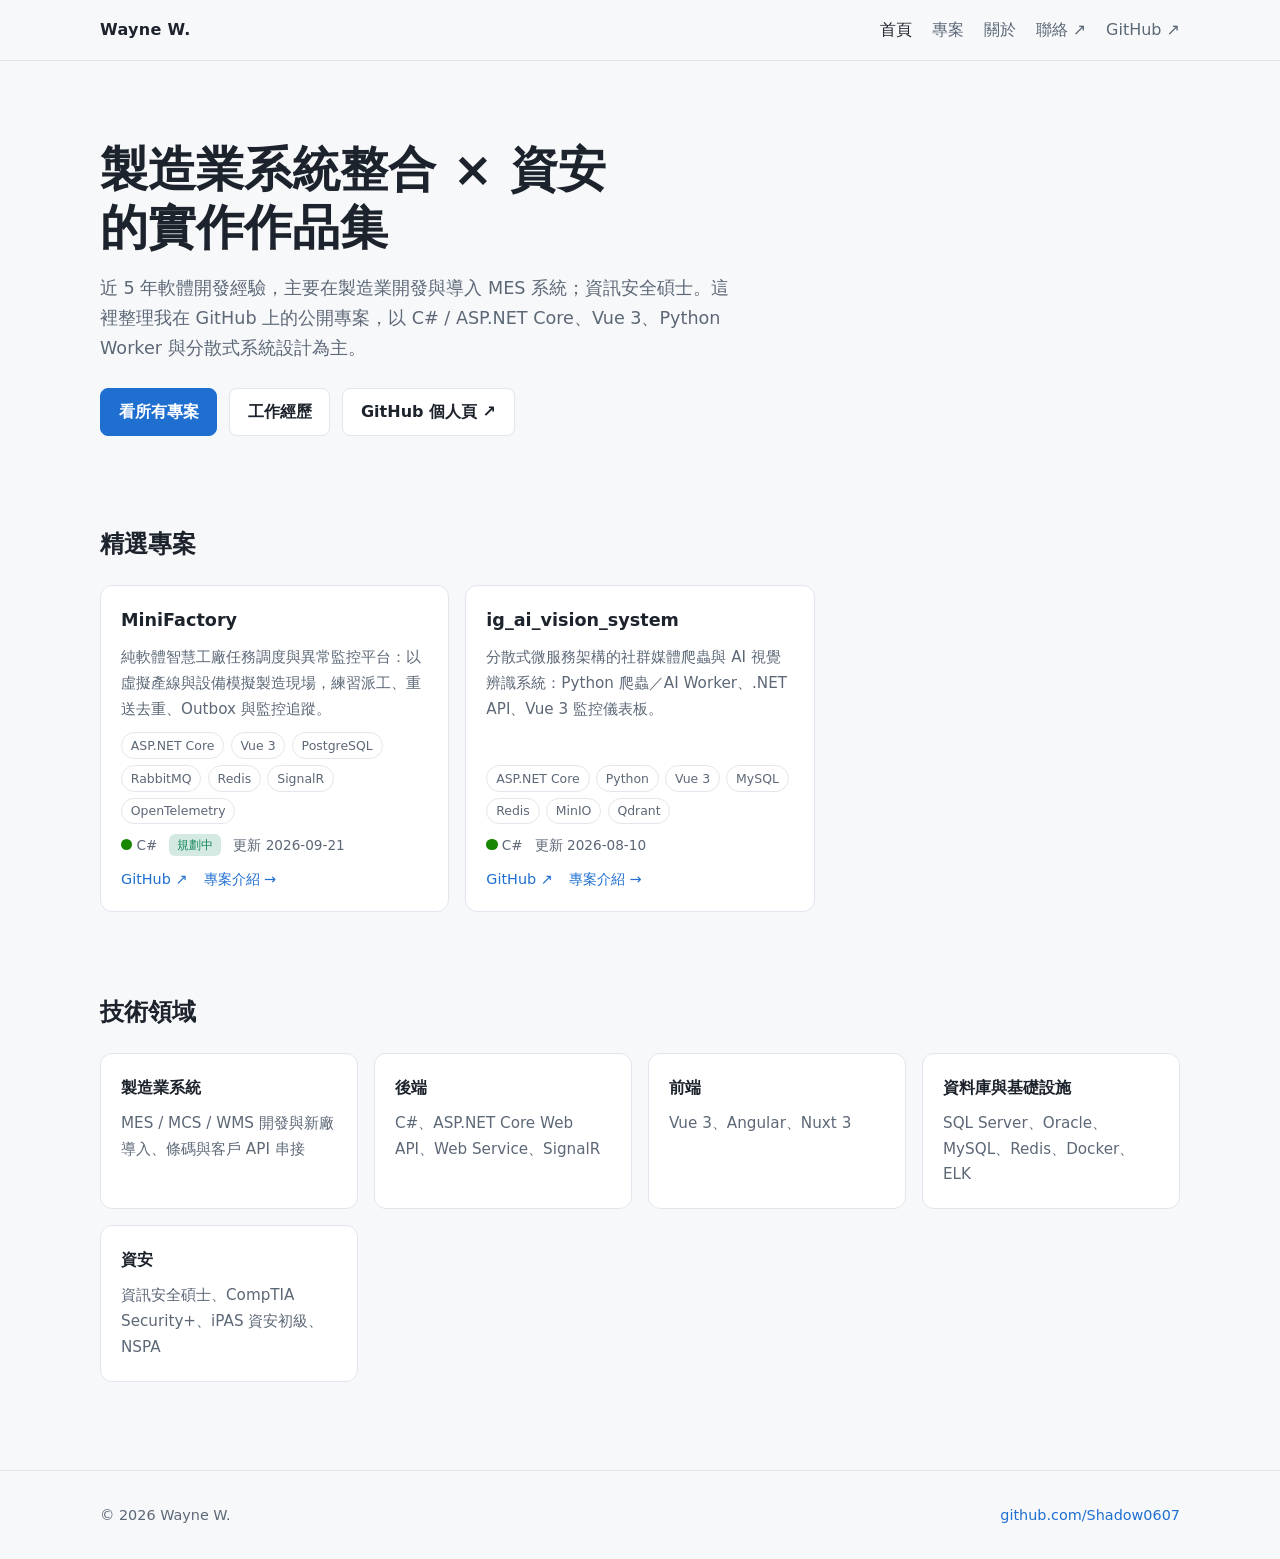
<file: index.html>
<!DOCTYPE html>
<html lang="zh-Hant">
<head>
  <meta charset="UTF-8" />
  <meta name="viewport" content="width=device-width, initial-scale=1" />
  <title>Wayne W. · 作品集</title>
  <meta name="description" content="Wayne W. 的公開專案作品集：ASP.NET Core、Vue 3、Python 與資安相關專案。" />
  <link rel="stylesheet" href="assets/style.css?v=20261110" />
</head>
<body data-page="home">
  <header class="site-header" data-header></header>

  <main class="container">
    <section class="hero">
      <h1>製造業系統整合 × 資安<br />的實作作品集</h1>
      <p>近 5 年軟體開發經驗，主要在製造業開發與導入 MES 系統；資訊安全碩士。這裡整理我在 GitHub 上的公開專案，以 C# / ASP.NET Core、Vue 3、Python Worker 與分散式系統設計為主。</p>
      <div class="actions">
        <a class="btn primary" href="projects.html">看所有專案</a>
        <a class="btn" href="about.html">工作經歷</a>
        <a class="btn" href="https://github.com/Shadow0607" target="_blank" rel="noopener">GitHub 個人頁 ↗</a>
      </div>
    </section>

    <section>
      <h2>精選專案</h2>
      <div class="grid" id="featured"></div>
    </section>

    <section>
      <h2>技術領域</h2>
      <div class="skills">
        <div class="card"><h3>製造業系統</h3><p>MES / MCS / WMS 開發與新廠導入、條碼與客戶 API 串接</p></div>
        <div class="card"><h3>後端</h3><p>C#、ASP.NET Core Web API、Web Service、SignalR</p></div>
        <div class="card"><h3>前端</h3><p>Vue 3、Angular、Nuxt 3</p></div>
        <div class="card"><h3>資料庫與基礎設施</h3><p>SQL Server、Oracle、MySQL、Redis、Docker、ELK</p></div>
        <div class="card"><h3>資安</h3><p>資訊安全碩士、CompTIA Security+、iPAS 資安初級、NSPA</p></div>
      </div>
    </section>
  </main>

  <footer class="site-footer" data-footer></footer>

  <script src="assets/data.js?v=20261110"></script>
  <script src="assets/main.js?v=20261110"></script>
  <script>
    document.getElementById("featured").innerHTML =
      window.PROJECTS.filter((p) => p.featured).map(Site.card).join("");
  </script>
</body>
</html>
</file>
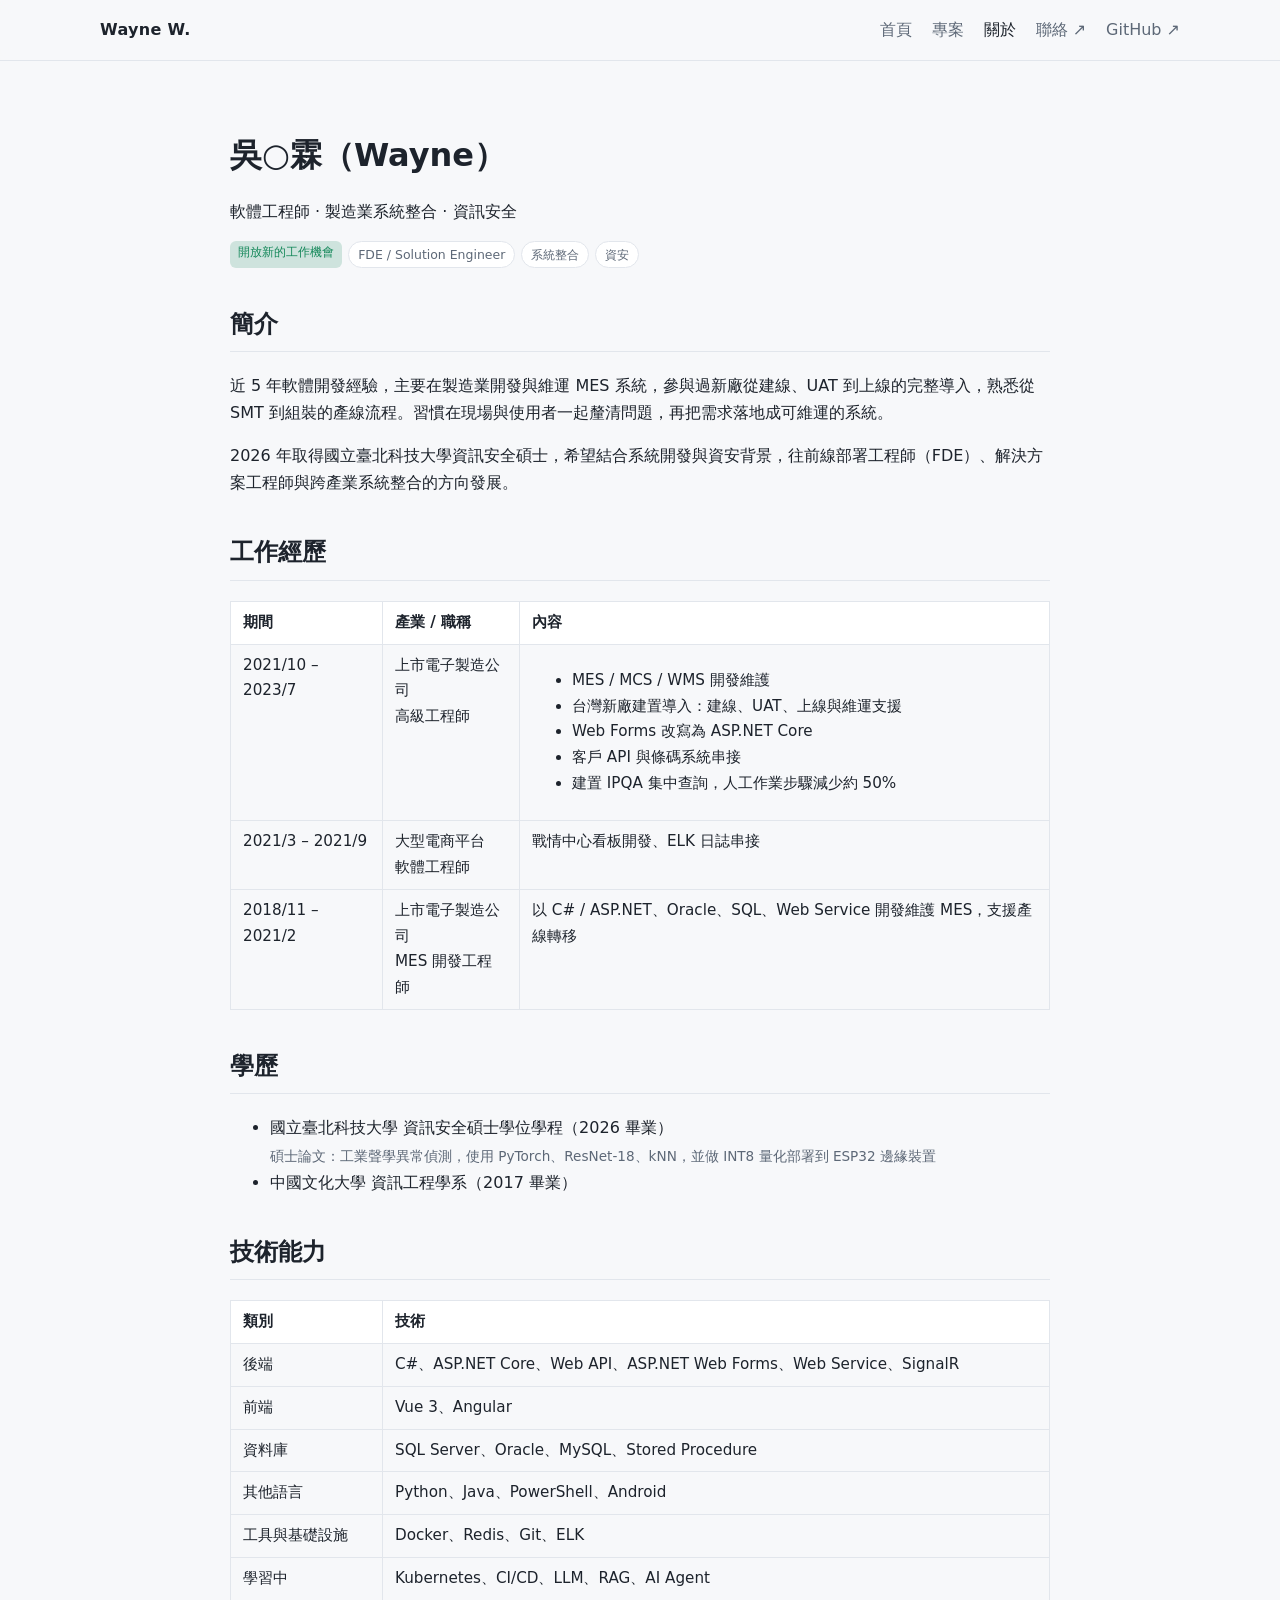
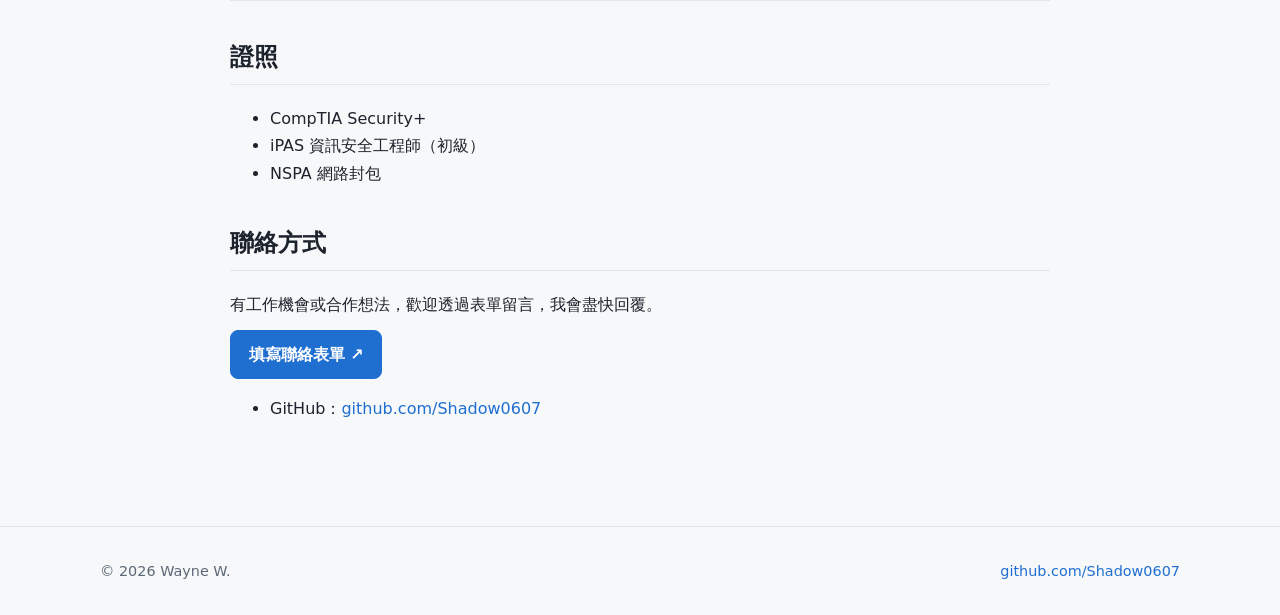
<file: about.html>
<!DOCTYPE html>
<html lang="zh-Hant">
<head>
  <meta charset="UTF-8" />
  <meta name="viewport" content="width=device-width, initial-scale=1" />
  <title>關於 · Wayne W.</title>
  <meta name="description" content="製造業 MES 系統開發近 5 年經驗，資訊安全碩士，專長 C# / ASP.NET Core 與跨系統整合。" />
  <link rel="stylesheet" href="assets/style.css?v=20261110" />
</head>
<body data-page="about">
  <header class="site-header" data-header></header>

  <main class="container article">
    <section>
      <h1>吳○霖（Wayne）</h1>
      <p>軟體工程師 · 製造業系統整合 · 資訊安全</p>
      <div class="tags">
        <span class="badge">開放新的工作機會</span>
        <span class="tag">FDE / Solution Engineer</span>
        <span class="tag">系統整合</span>
        <span class="tag">資安</span>
      </div>

      <h2>簡介</h2>
      <p>近 5 年軟體開發經驗，主要在製造業開發與維運 MES 系統，參與過新廠從建線、UAT 到上線的完整導入，熟悉從 SMT 到組裝的產線流程。習慣在現場與使用者一起釐清問題，再把需求落地成可維運的系統。</p>
      <p>2026 年取得國立臺北科技大學資訊安全碩士，希望結合系統開發與資安背景，往前線部署工程師（FDE）、解決方案工程師與跨產業系統整合的方向發展。</p>

      <h2>工作經歷</h2>
      <table>
        <tr><th style="width:9.5rem">期間</th><th>產業 / 職稱</th><th>內容</th></tr>
        <tr>
          <td>2021/10 – 2023/7</td>
          <td>上市電子製造公司<br />高級工程師</td>
          <td>
            <ul>
              <li>MES / MCS / WMS 開發維護</li>
              <li>台灣新廠建置導入：建線、UAT、上線與維運支援</li>
              <li>Web Forms 改寫為 ASP.NET Core</li>
              <li>客戶 API 與條碼系統串接</li>
              <li>建置 IPQA 集中查詢，人工作業步驟減少約 50%</li>
            </ul>
          </td>
        </tr>
        <tr>
          <td>2021/3 – 2021/9</td>
          <td>大型電商平台<br />軟體工程師</td>
          <td>戰情中心看板開發、ELK 日誌串接</td>
        </tr>
        <tr>
          <td>2018/11 – 2021/2</td>
          <td>上市電子製造公司<br />MES 開發工程師</td>
          <td>以 C# / ASP.NET、Oracle、SQL、Web Service 開發維護 MES，支援產線轉移</td>
        </tr>
      </table>

      <h2>學歷</h2>
      <ul>
        <li>國立臺北科技大學 資訊安全碩士學位學程（2026 畢業）<br />
          <span class="source-note">碩士論文：工業聲學異常偵測，使用 PyTorch、ResNet-18、kNN，並做 INT8 量化部署到 ESP32 邊緣裝置</span></li>
        <li>中國文化大學 資訊工程學系（2017 畢業）</li>
      </ul>

      <h2>技術能力</h2>
      <table>
        <tr><th style="width:9.5rem">類別</th><th>技術</th></tr>
        <tr><td>後端</td><td>C#、ASP.NET Core、Web API、ASP.NET Web Forms、Web Service、SignalR</td></tr>
        <tr><td>前端</td><td>Vue 3、Angular</td></tr>
        <tr><td>資料庫</td><td>SQL Server、Oracle、MySQL、Stored Procedure</td></tr>
        <tr><td>其他語言</td><td>Python、Java、PowerShell、Android</td></tr>
        <tr><td>工具與基礎設施</td><td>Docker、Redis、Git、ELK</td></tr>
        <tr><td>學習中</td><td>Kubernetes、CI/CD、LLM、RAG、AI Agent</td></tr>
      </table>

      <h2>證照</h2>
      <ul>
        <li>CompTIA Security+</li>
        <li>iPAS 資訊安全工程師（初級）</li>
        <li>NSPA 網路封包</li>
      </ul>

      <h2>聯絡方式</h2>
      <p data-contact-block hidden>
        有工作機會或合作想法，歡迎透過表單留言，我會盡快回覆。<br />
        <a class="btn primary" data-contact-link href="#" target="_blank" rel="noopener" style="margin-top:.75rem">填寫聯絡表單 ↗</a>
      </p>
      <ul>
        <li>GitHub：<a href="https://github.com/Shadow0607" target="_blank" rel="noopener">github.com/Shadow0607</a></li>
      </ul>
    </section>
  </main>

  <footer class="site-footer" data-footer></footer>

  <script src="assets/data.js?v=20261110"></script>
  <script src="assets/main.js?v=20261110"></script>
</body>
</html>
</file>
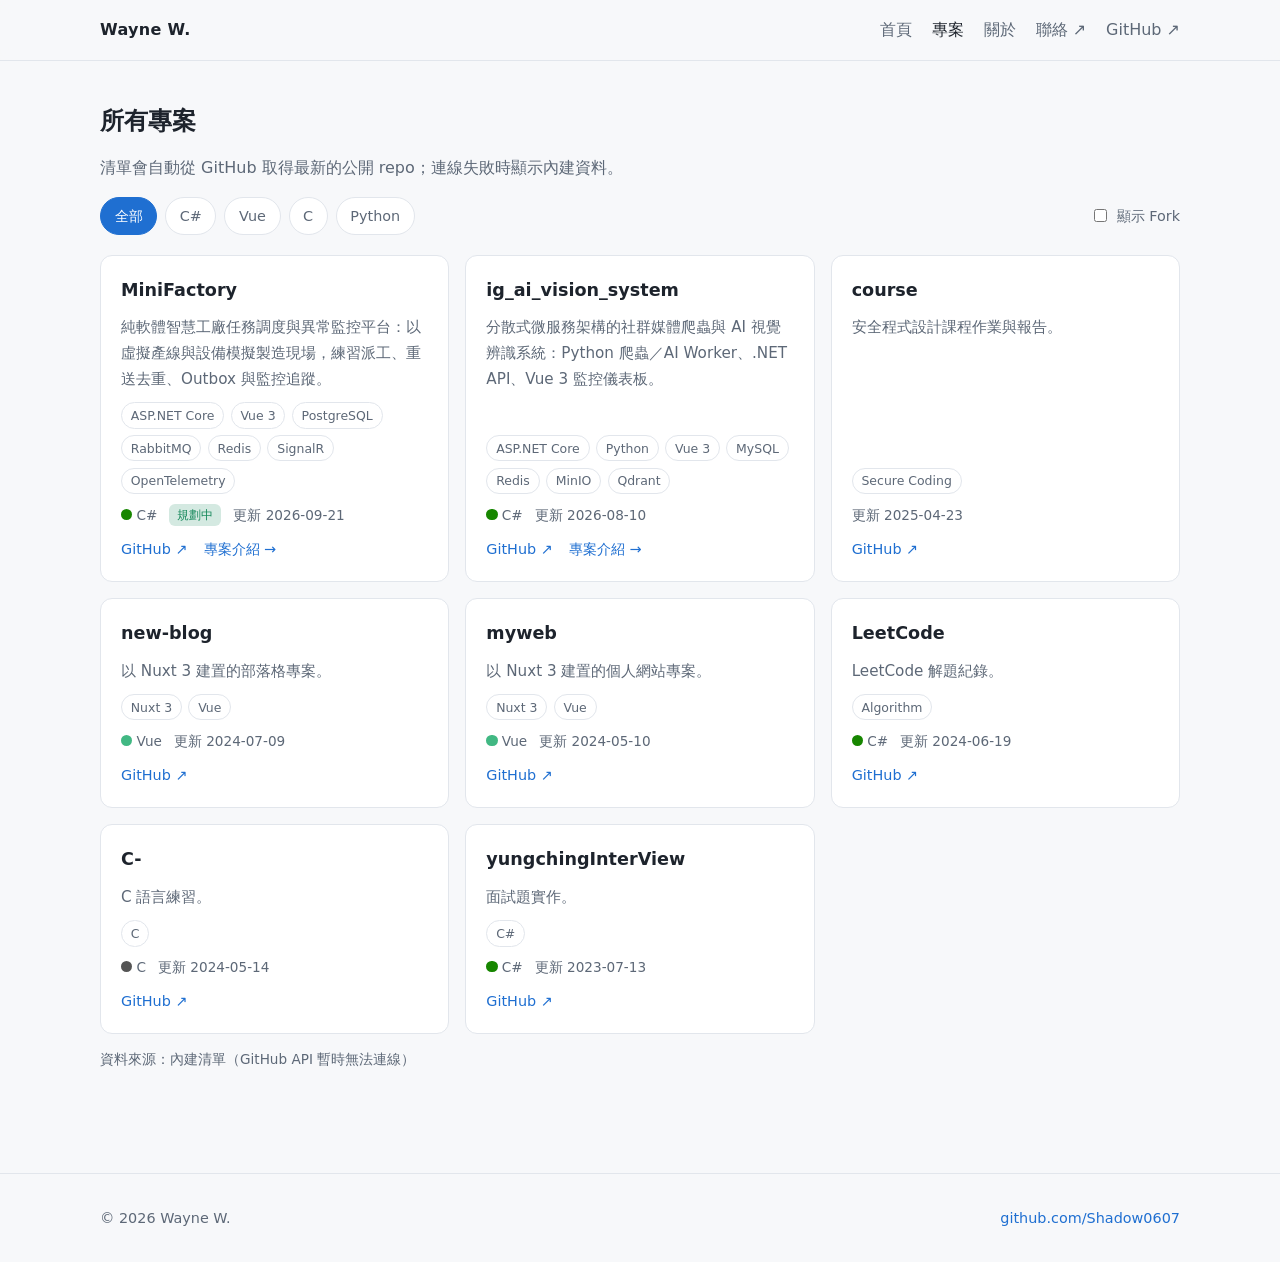
<file: projects.html>
<!DOCTYPE html>
<html lang="zh-Hant">
<head>
  <meta charset="UTF-8" />
  <meta name="viewport" content="width=device-width, initial-scale=1" />
  <title>所有專案 · Wayne W.</title>
  <link rel="stylesheet" href="assets/style.css?v=20261110" />
</head>
<body data-page="projects">
  <header class="site-header" data-header></header>

  <main class="container">
    <section>
      <h2>所有專案</h2>
      <p class="lead">清單會自動從 GitHub 取得最新的公開 repo；連線失敗時顯示內建資料。</p>

      <div class="toolbar" id="toolbar">
        <label><input type="checkbox" id="showForks" /> 顯示 Fork</label>
      </div>
      <div class="grid" id="list"><p class="source-note">載入中…</p></div>
      <p class="source-note" id="source"></p>
    </section>
  </main>

  <footer class="site-footer" data-footer></footer>

  <script src="assets/data.js?v=20261110"></script>
  <script src="assets/main.js?v=20261110"></script>
  <script>
    (async () => {
      const { list, source } = await Site.loadProjects();
      // 排除作品集網站本身
      const all = list.filter((p) => !/\.github\.io$/i.test(p.name) && p.name !== "portfolio");
      const listEl = document.getElementById("list");
      const toolbar = document.getElementById("toolbar");
      const showForks = document.getElementById("showForks");
      let lang = "全部";

      const langs = ["全部", ...new Set(all.map((p) => p.language).filter(Boolean))];
      langs.reverse().forEach((l) => {
        const b = document.createElement("button");
        b.textContent = l;
        b.dataset.lang = l;
        if (l === lang) b.classList.add("active");
        b.onclick = () => {
          lang = l;
          toolbar.querySelectorAll("button").forEach((x) => x.classList.toggle("active", x === b));
          render();
        };
        toolbar.prepend(b);
      });

      function render() {
        const items = all
          .filter((p) => showForks.checked || !p.fork)
          .filter((p) => lang === "全部" || p.language === lang);
        listEl.innerHTML = items.length ? items.map(Site.card).join("") : `<p class="source-note">沒有符合的專案。</p>`;
      }
      showForks.onchange = render;
      render();

      document.getElementById("source").textContent =
        source === "live" ? "資料來源：GitHub API（即時）" : "資料來源：內建清單（GitHub API 暫時無法連線）";
    })();
  </script>
</body>
</html>
</file>
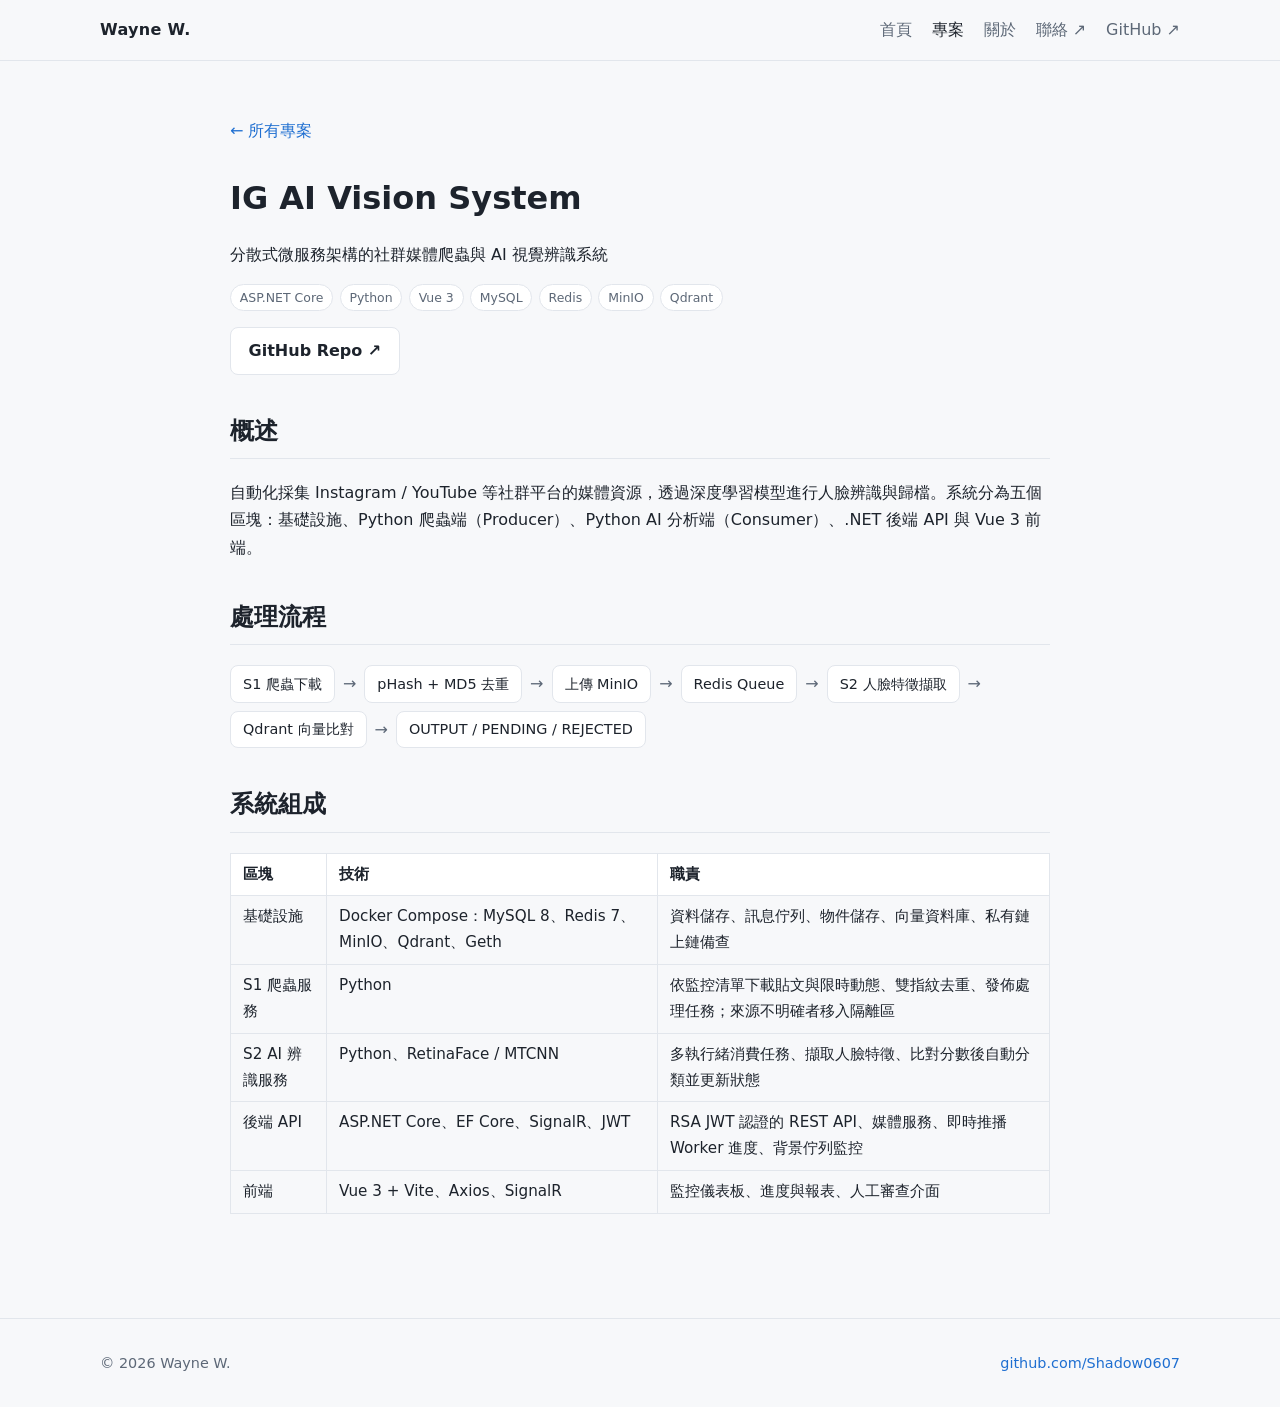
<file: projects/ig-ai-vision.html>
<!DOCTYPE html>
<html lang="zh-Hant">
<head>
  <meta charset="UTF-8" />
  <meta name="viewport" content="width=device-width, initial-scale=1" />
  <title>IG AI Vision System · Wayne W.</title>
  <link rel="stylesheet" href="../assets/style.css?v=20261110" />
</head>
<body data-page="projects" data-base="../">
  <header class="site-header" data-header></header>

  <main class="container article">
    <section>
      <p><a href="../projects.html">← 所有專案</a></p>
      <h1>IG AI Vision System</h1>
      <p>分散式微服務架構的社群媒體爬蟲與 AI 視覺辨識系統</p>
      <div class="tags">
        <span class="tag">ASP.NET Core</span><span class="tag">Python</span><span class="tag">Vue 3</span>
        <span class="tag">MySQL</span><span class="tag">Redis</span><span class="tag">MinIO</span><span class="tag">Qdrant</span>
      </div>
      <p style="margin-top:1rem"><a class="btn" href="https://github.com/Shadow0607/ig_ai_vision_system" target="_blank" rel="noopener">GitHub Repo ↗</a></p>

      <h2>概述</h2>
      <p>自動化採集 Instagram / YouTube 等社群平台的媒體資源，透過深度學習模型進行人臉辨識與歸檔。系統分為五個區塊：基礎設施、Python 爬蟲端（Producer）、Python AI 分析端（Consumer）、.NET 後端 API 與 Vue 3 前端。</p>

      <h2>處理流程</h2>
      <div class="flow">
        <span>S1 爬蟲下載</span><i>→</i><span>pHash + MD5 去重</span><i>→</i><span>上傳 MinIO</span><i>→</i>
        <span>Redis Queue</span><i>→</i><span>S2 人臉特徵擷取</span><i>→</i><span>Qdrant 向量比對</span><i>→</i>
        <span>OUTPUT / PENDING / REJECTED</span>
      </div>

      <h2>系統組成</h2>
      <table>
        <tr><th>區塊</th><th>技術</th><th>職責</th></tr>
        <tr><td>基礎設施</td><td>Docker Compose：MySQL 8、Redis 7、MinIO、Qdrant、Geth</td><td>資料儲存、訊息佇列、物件儲存、向量資料庫、私有鏈上鏈備查</td></tr>
        <tr><td>S1 爬蟲服務</td><td>Python</td><td>依監控清單下載貼文與限時動態、雙指紋去重、發佈處理任務；來源不明確者移入隔離區</td></tr>
        <tr><td>S2 AI 辨識服務</td><td>Python、RetinaFace / MTCNN</td><td>多執行緒消費任務、擷取人臉特徵、比對分數後自動分類並更新狀態</td></tr>
        <tr><td>後端 API</td><td>ASP.NET Core、EF Core、SignalR、JWT</td><td>RSA JWT 認證的 REST API、媒體服務、即時推播 Worker 進度、背景佇列監控</td></tr>
        <tr><td>前端</td><td>Vue 3 + Vite、Axios、SignalR</td><td>監控儀表板、進度與報表、人工審查介面</td></tr>
      </table>
    </section>
  </main>

  <footer class="site-footer" data-footer></footer>

  <script src="../assets/data.js?v=20261110"></script>
  <script src="../assets/main.js?v=20261110"></script>
</body>
</html>
</file>
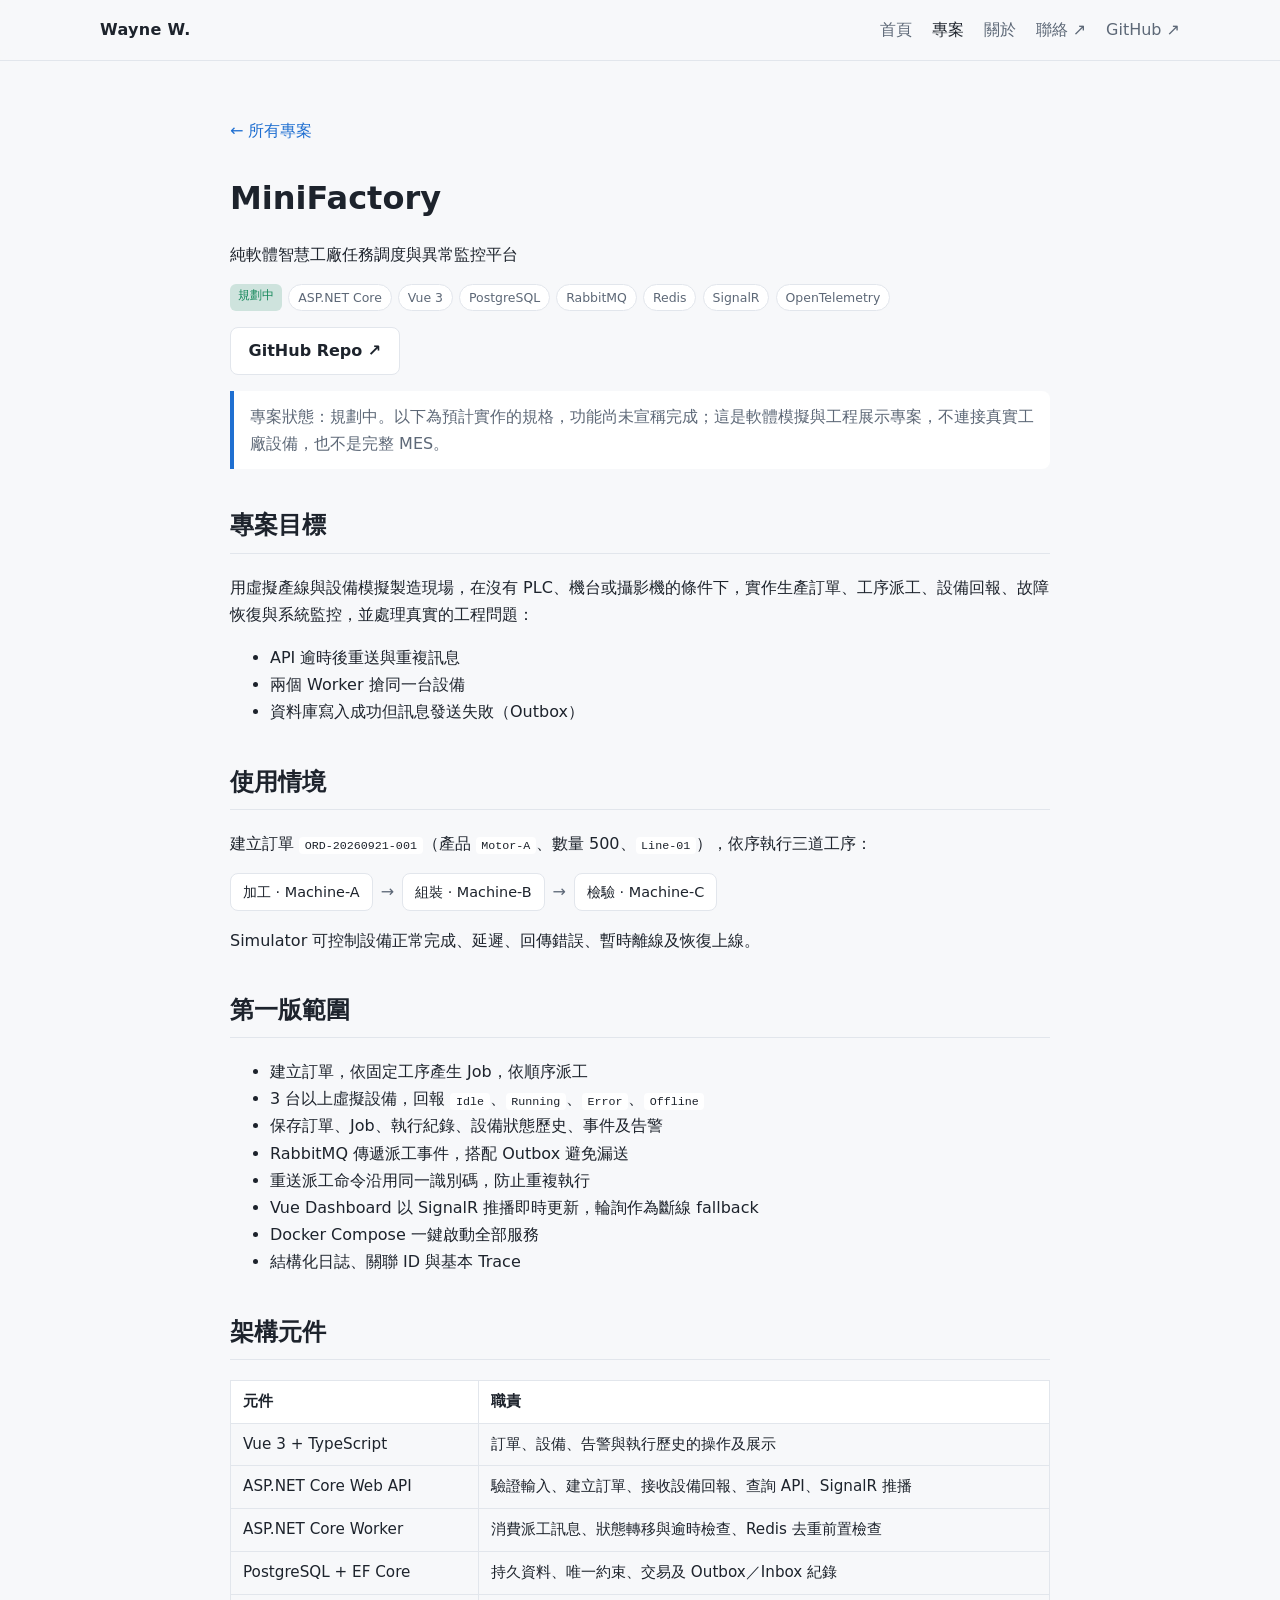
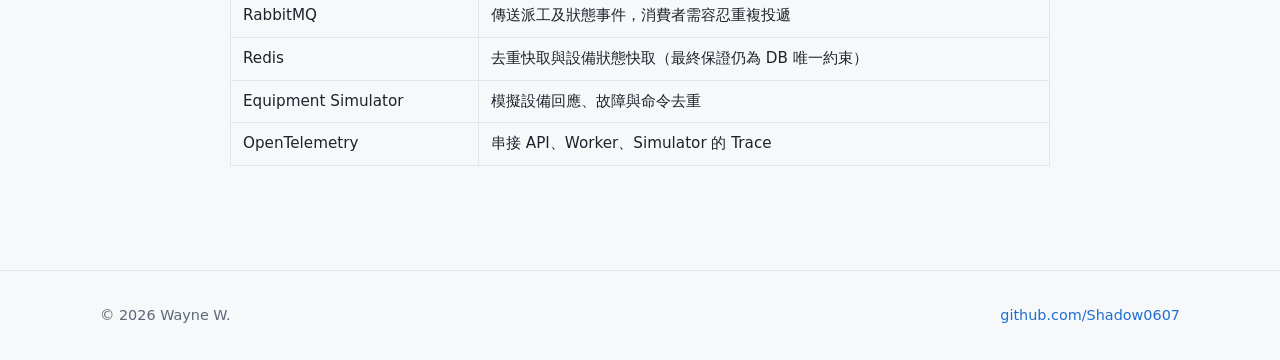
<file: projects/minifactory.html>
<!DOCTYPE html>
<html lang="zh-Hant">
<head>
  <meta charset="UTF-8" />
  <meta name="viewport" content="width=device-width, initial-scale=1" />
  <title>MiniFactory · Wayne W.</title>
  <link rel="stylesheet" href="../assets/style.css?v=20261110" />
</head>
<body data-page="projects" data-base="../">
  <header class="site-header" data-header></header>

  <main class="container article">
    <section>
      <p><a href="../projects.html">← 所有專案</a></p>
      <h1>MiniFactory</h1>
      <p>純軟體智慧工廠任務調度與異常監控平台</p>
      <div class="tags">
        <span class="badge">規劃中</span>
        <span class="tag">ASP.NET Core</span><span class="tag">Vue 3</span><span class="tag">PostgreSQL</span>
        <span class="tag">RabbitMQ</span><span class="tag">Redis</span><span class="tag">SignalR</span><span class="tag">OpenTelemetry</span>
      </div>
      <p style="margin-top:1rem"><a class="btn" href="https://github.com/Shadow0607/MiniFactory" target="_blank" rel="noopener">GitHub Repo ↗</a></p>

      <p class="callout">專案狀態：規劃中。以下為預計實作的規格，功能尚未宣稱完成；這是軟體模擬與工程展示專案，不連接真實工廠設備，也不是完整 MES。</p>

      <h2>專案目標</h2>
      <p>用虛擬產線與設備模擬製造現場，在沒有 PLC、機台或攝影機的條件下，實作生產訂單、工序派工、設備回報、故障恢復與系統監控，並處理真實的工程問題：</p>
      <ul>
        <li>API 逾時後重送與重複訊息</li>
        <li>兩個 Worker 搶同一台設備</li>
        <li>資料庫寫入成功但訊息發送失敗（Outbox）</li>
      </ul>

      <h2>使用情境</h2>
      <p>建立訂單 <code>ORD-20260921-001</code>（產品 <code>Motor-A</code>、數量 500、<code>Line-01</code>），依序執行三道工序：</p>
      <div class="flow">
        <span>加工 · Machine-A</span><i>→</i><span>組裝 · Machine-B</span><i>→</i><span>檢驗 · Machine-C</span>
      </div>
      <p>Simulator 可控制設備正常完成、延遲、回傳錯誤、暫時離線及恢復上線。</p>

      <h2>第一版範圍</h2>
      <ul>
        <li>建立訂單，依固定工序產生 Job，依順序派工</li>
        <li>3 台以上虛擬設備，回報 <code>Idle</code>、<code>Running</code>、<code>Error</code>、<code>Offline</code></li>
        <li>保存訂單、Job、執行紀錄、設備狀態歷史、事件及告警</li>
        <li>RabbitMQ 傳遞派工事件，搭配 Outbox 避免漏送</li>
        <li>重送派工命令沿用同一識別碼，防止重複執行</li>
        <li>Vue Dashboard 以 SignalR 推播即時更新，輪詢作為斷線 fallback</li>
        <li>Docker Compose 一鍵啟動全部服務</li>
        <li>結構化日誌、關聯 ID 與基本 Trace</li>
      </ul>

      <h2>架構元件</h2>
      <table>
        <tr><th>元件</th><th>職責</th></tr>
        <tr><td>Vue 3 + TypeScript</td><td>訂單、設備、告警與執行歷史的操作及展示</td></tr>
        <tr><td>ASP.NET Core Web API</td><td>驗證輸入、建立訂單、接收設備回報、查詢 API、SignalR 推播</td></tr>
        <tr><td>ASP.NET Core Worker</td><td>消費派工訊息、狀態轉移與逾時檢查、Redis 去重前置檢查</td></tr>
        <tr><td>PostgreSQL + EF Core</td><td>持久資料、唯一約束、交易及 Outbox／Inbox 紀錄</td></tr>
        <tr><td>RabbitMQ</td><td>傳送派工及狀態事件，消費者需容忍重複投遞</td></tr>
        <tr><td>Redis</td><td>去重快取與設備狀態快取（最終保證仍為 DB 唯一約束）</td></tr>
        <tr><td>Equipment Simulator</td><td>模擬設備回應、故障與命令去重</td></tr>
        <tr><td>OpenTelemetry</td><td>串接 API、Worker、Simulator 的 Trace</td></tr>
      </table>
    </section>
  </main>

  <footer class="site-footer" data-footer></footer>

  <script src="../assets/data.js?v=20261110"></script>
  <script src="../assets/main.js?v=20261110"></script>
</body>
</html>
</file>
<file: assets/style.css>
:root {
  --bg: #0f1115;
  --bg-2: #161a21;
  --card: #1b2029;
  --line: #2a313d;
  --text: #e6e9ef;
  --muted: #9aa4b2;
  --accent: #5eb1ff;
  --accent-2: #7ee0b5;
  --radius: 12px;
  --max: 1080px;
  font-family: "Segoe UI", "Noto Sans TC", "Microsoft JhengHei", system-ui, sans-serif;
}

@media (prefers-color-scheme: light) {
  :root {
    --bg: #f7f8fa;
    --bg-2: #ffffff;
    --card: #ffffff;
    --line: #e2e6ec;
    --text: #1d232c;
    --muted: #5d6877;
    --accent: #1f6fd1;
    --accent-2: #15885a;
  }
}

* { box-sizing: border-box; }
html { scroll-behavior: smooth; }
body {
  margin: 0;
  background: var(--bg);
  color: var(--text);
  line-height: 1.7;
}
a { color: var(--accent); text-decoration: none; }
a:hover { text-decoration: underline; }
img { max-width: 100%; }

.container { width: min(var(--max), 100% - 2.5rem); margin-inline: auto; }

/* 導覽列 */
.site-header {
  position: sticky; top: 0; z-index: 10;
  background: color-mix(in srgb, var(--bg) 85%, transparent);
  backdrop-filter: blur(8px);
  border-bottom: 1px solid var(--line);
}
.site-header .container { display: flex; align-items: center; justify-content: space-between; height: 60px; }
.brand { font-weight: 700; color: var(--text); letter-spacing: .02em; }
.nav { display: flex; gap: 1.25rem; }
.nav a { color: var(--muted); }
.nav a.active, .nav a:hover { color: var(--text); text-decoration: none; }

/* Hero */
.hero { padding: 5rem 0 3rem; }
.hero h1 { font-size: clamp(2rem, 5vw, 3rem); line-height: 1.2; margin: 0 0 1rem; }
.hero p { color: var(--muted); font-size: 1.1rem; max-width: 640px; }
.hero .actions { display: flex; gap: .75rem; margin-top: 1.5rem; flex-wrap: wrap; }

.btn {
  display: inline-block; padding: .6rem 1.1rem; border-radius: 8px;
  border: 1px solid var(--line); color: var(--text); background: var(--card);
  font-weight: 600;
}
.btn:hover { text-decoration: none; border-color: var(--accent); }
.btn.primary { background: var(--accent); border-color: var(--accent); color: #fff; }

section { padding: 2.5rem 0; }
section h2 { font-size: 1.5rem; margin: 0 0 1.25rem; }
.lead { color: var(--muted); margin-top: -.5rem; }

/* 卡片 */
.grid { display: grid; gap: 1rem; grid-template-columns: repeat(auto-fill, minmax(300px, 1fr)); }
.card {
  background: var(--card); border: 1px solid var(--line); border-radius: var(--radius);
  padding: 1.25rem; display: flex; flex-direction: column; gap: .6rem;
  transition: border-color .15s, transform .15s;
}
.card:hover { border-color: var(--accent); transform: translateY(-2px); }
.card h3 { margin: 0; font-size: 1.1rem; word-break: break-all; }
.card p { margin: 0; color: var(--muted); font-size: .95rem; flex: 1; }
.card .meta { display: flex; gap: .75rem; font-size: .85rem; color: var(--muted); align-items: center; flex-wrap: wrap; }
.card .links { display: flex; gap: 1rem; font-size: .9rem; }

.tags { display: flex; flex-wrap: wrap; gap: .4rem; }
.tag {
  font-size: .78rem; padding: .1rem .55rem; border-radius: 999px;
  background: var(--bg-2); border: 1px solid var(--line); color: var(--muted);
}
.badge {
  font-size: .75rem; padding: .05rem .5rem; border-radius: 6px;
  background: color-mix(in srgb, var(--accent-2) 18%, transparent); color: var(--accent-2);
}
.dot { width: .7rem; height: .7rem; border-radius: 50%; display: inline-block; background: var(--muted); }

/* 篩選列 */
.toolbar { display: flex; gap: .5rem; flex-wrap: wrap; align-items: center; margin-bottom: 1.25rem; }
.toolbar button {
  font: inherit; font-size: .9rem; cursor: pointer;
  padding: .35rem .85rem; border-radius: 999px;
  border: 1px solid var(--line); background: var(--card); color: var(--muted);
}
.toolbar button.active { background: var(--accent); border-color: var(--accent); color: #fff; }
.toolbar label { margin-left: auto; color: var(--muted); font-size: .9rem; display: flex; gap: .4rem; align-items: center; }
.source-note { color: var(--muted); font-size: .85rem; }

/* 技能 */
.skills { display: grid; gap: 1rem; grid-template-columns: repeat(auto-fill, minmax(220px, 1fr)); }
.skills .card h3 { font-size: 1rem; }

/* 專案介紹頁 */
.article { max-width: 820px; }
.article h1 { font-size: 2rem; margin-bottom: .25rem; }
.article h2 { margin-top: 2.25rem; padding-bottom: .4rem; border-bottom: 1px solid var(--line); }
.article table { width: 100%; border-collapse: collapse; margin: 1rem 0; font-size: .95rem; }
.article th, .article td { border: 1px solid var(--line); padding: .5rem .75rem; text-align: left; vertical-align: top; }
.article th { background: var(--bg-2); }
.article code { background: var(--bg-2); padding: .1rem .35rem; border-radius: 4px; font-size: .9em; }
.callout {
  border-left: 4px solid var(--accent); background: var(--bg-2);
  padding: .75rem 1rem; border-radius: 0 8px 8px 0; color: var(--muted);
}
.flow { display: flex; flex-wrap: wrap; gap: .5rem; align-items: center; margin: 1rem 0; }
.flow span { background: var(--card); border: 1px solid var(--line); padding: .35rem .75rem; border-radius: 8px; font-size: .9rem; }
.flow i { color: var(--muted); font-style: normal; }

.site-footer { border-top: 1px solid var(--line); padding: 2rem 0; color: var(--muted); font-size: .9rem; margin-top: 3rem; }
.site-footer .container { display: flex; justify-content: space-between; flex-wrap: wrap; gap: 1rem; }

@media (max-width: 600px) {
  .nav { gap: .9rem; font-size: .95rem; }
  .toolbar label { margin-left: 0; }
}
</file>
